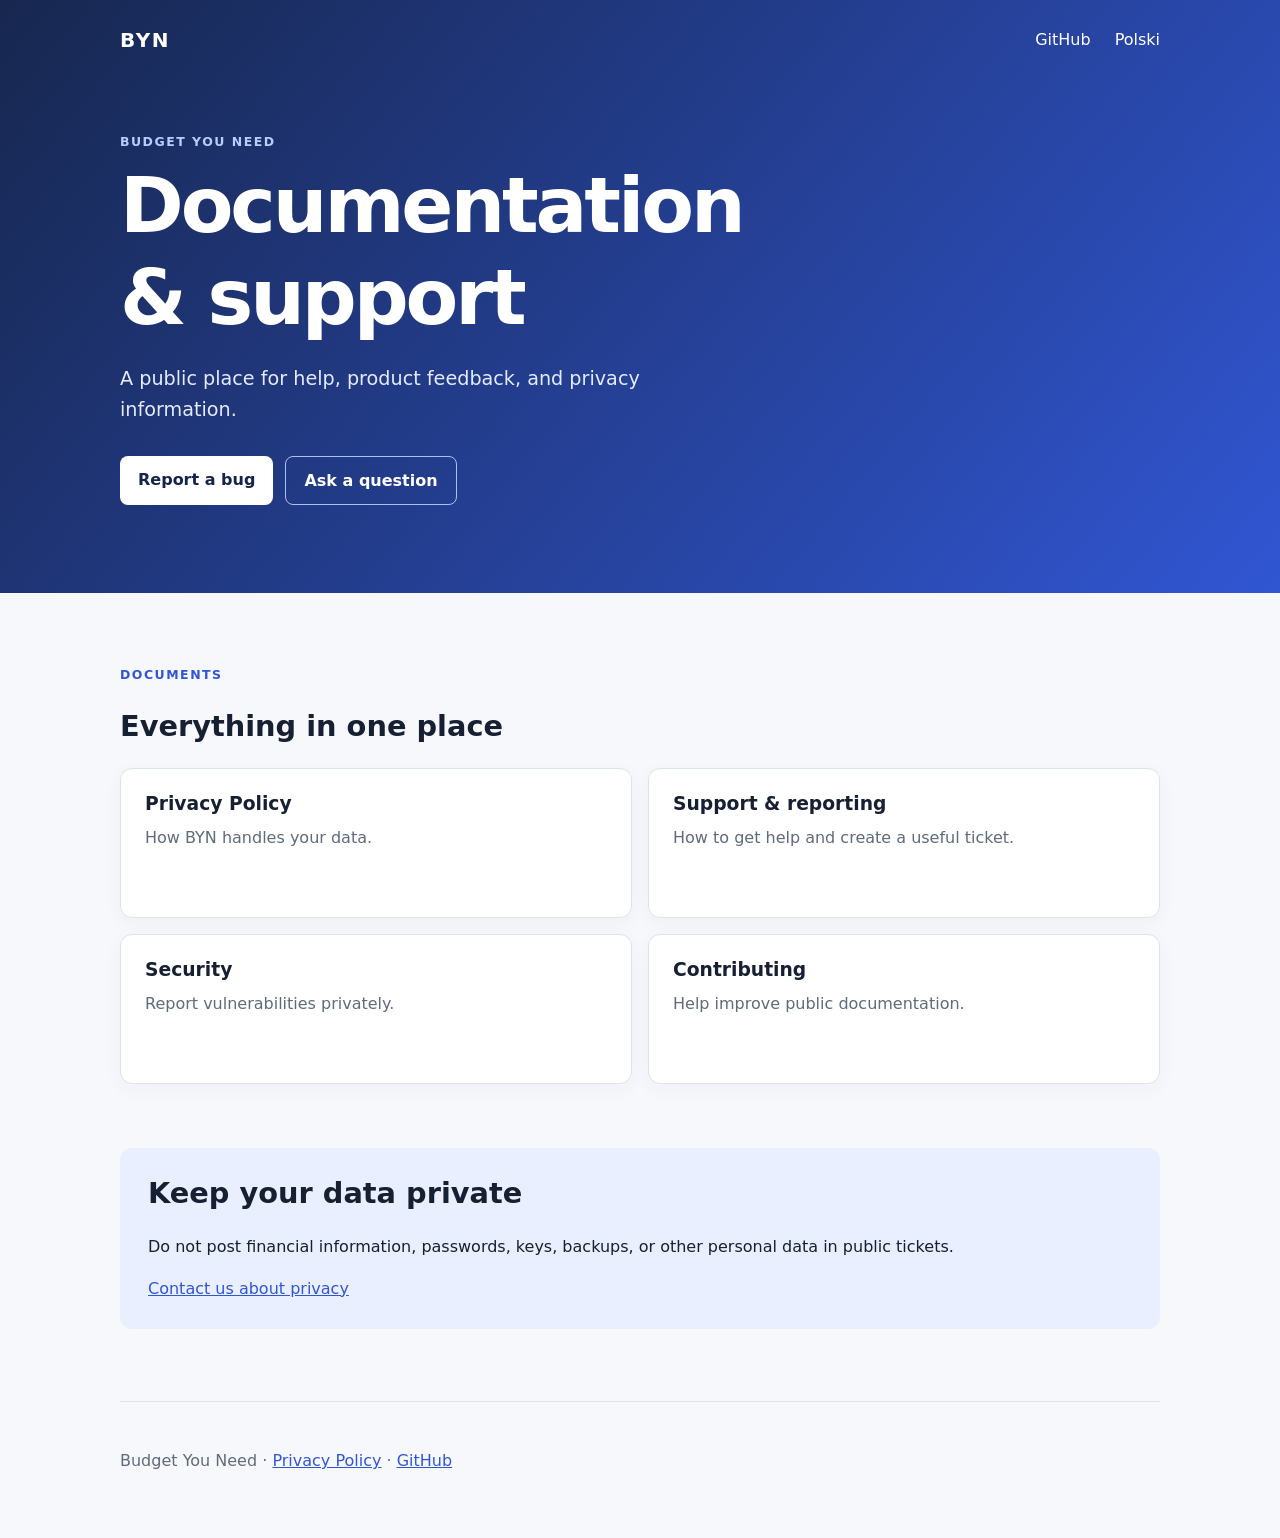
<file: site/index.html>
<!doctype html>
<html lang="en">
  <head>
    <meta charset="utf-8">
    <meta name="viewport" content="width=device-width, initial-scale=1">
    <meta name="description" content="Public documentation and support for Budget You Need.">
    <title>Budget You Need — Documentation & Support</title>
    <link rel="stylesheet" href="assets/site.css">
  </head>
  <body>
    <header class="hero">
      <nav aria-label="Main navigation">
        <a class="brand" href="./">BYN</a>
        <a href="https://github.com/Spleenzy/BudgetYouNeedDocs">GitHub</a>
        <a href="https://github.com/Spleenzy/BudgetYouNeedDocs/blob/main/README_PL.md">Polski</a>
      </nav>
      <div class="hero-content">
        <p class="eyebrow">Budget You Need</p>
        <h1>Documentation &amp; support</h1>
        <p class="lead">A public place for help, product feedback, and privacy information.</p>
        <div class="actions">
          <a class="button primary" href="https://github.com/Spleenzy/BudgetYouNeedDocs/issues/new?template=bug_report.yml">Report a bug</a>
          <a class="button secondary" href="https://github.com/Spleenzy/BudgetYouNeedDocs/issues/new?template=support_or_feedback.yml">Ask a question</a>
        </div>
      </div>
    </header>
    <main>
      <section aria-labelledby="documents-title">
        <p class="eyebrow">Documents</p>
        <h2 id="documents-title">Everything in one place</h2>
        <div class="grid">
          <a class="card" href="privacy-policy.html"><h3>Privacy Policy</h3><p>How BYN handles your data.</p></a>
          <a class="card" href="https://github.com/Spleenzy/BudgetYouNeedDocs/blob/main/SUPPORT.md"><h3>Support &amp; reporting</h3><p>How to get help and create a useful ticket.</p></a>
          <a class="card" href="https://github.com/Spleenzy/BudgetYouNeedDocs/blob/main/SECURITY.md"><h3>Security</h3><p>Report vulnerabilities privately.</p></a>
          <a class="card" href="https://github.com/Spleenzy/BudgetYouNeedDocs/blob/main/CONTRIBUTING.md"><h3>Contributing</h3><p>Help improve public documentation.</p></a>
        </div>
      </section>
      <section class="notice" aria-labelledby="privacy-title">
        <h2 id="privacy-title">Keep your data private</h2>
        <p>Do not post financial information, passwords, keys, backups, or other personal data in public tickets.</p>
        <a href="mailto:itly.company.pl@gmail.com?subject=%5BBYN%20Privacy%5D">Contact us about privacy</a>
      </section>
    </main>
    <footer>
      <p>Budget You Need · <a href="privacy-policy.html">Privacy Policy</a> · <a href="https://github.com/Spleenzy/BudgetYouNeedDocs">GitHub</a></p>
    </footer>
  </body>
</html>
</file>
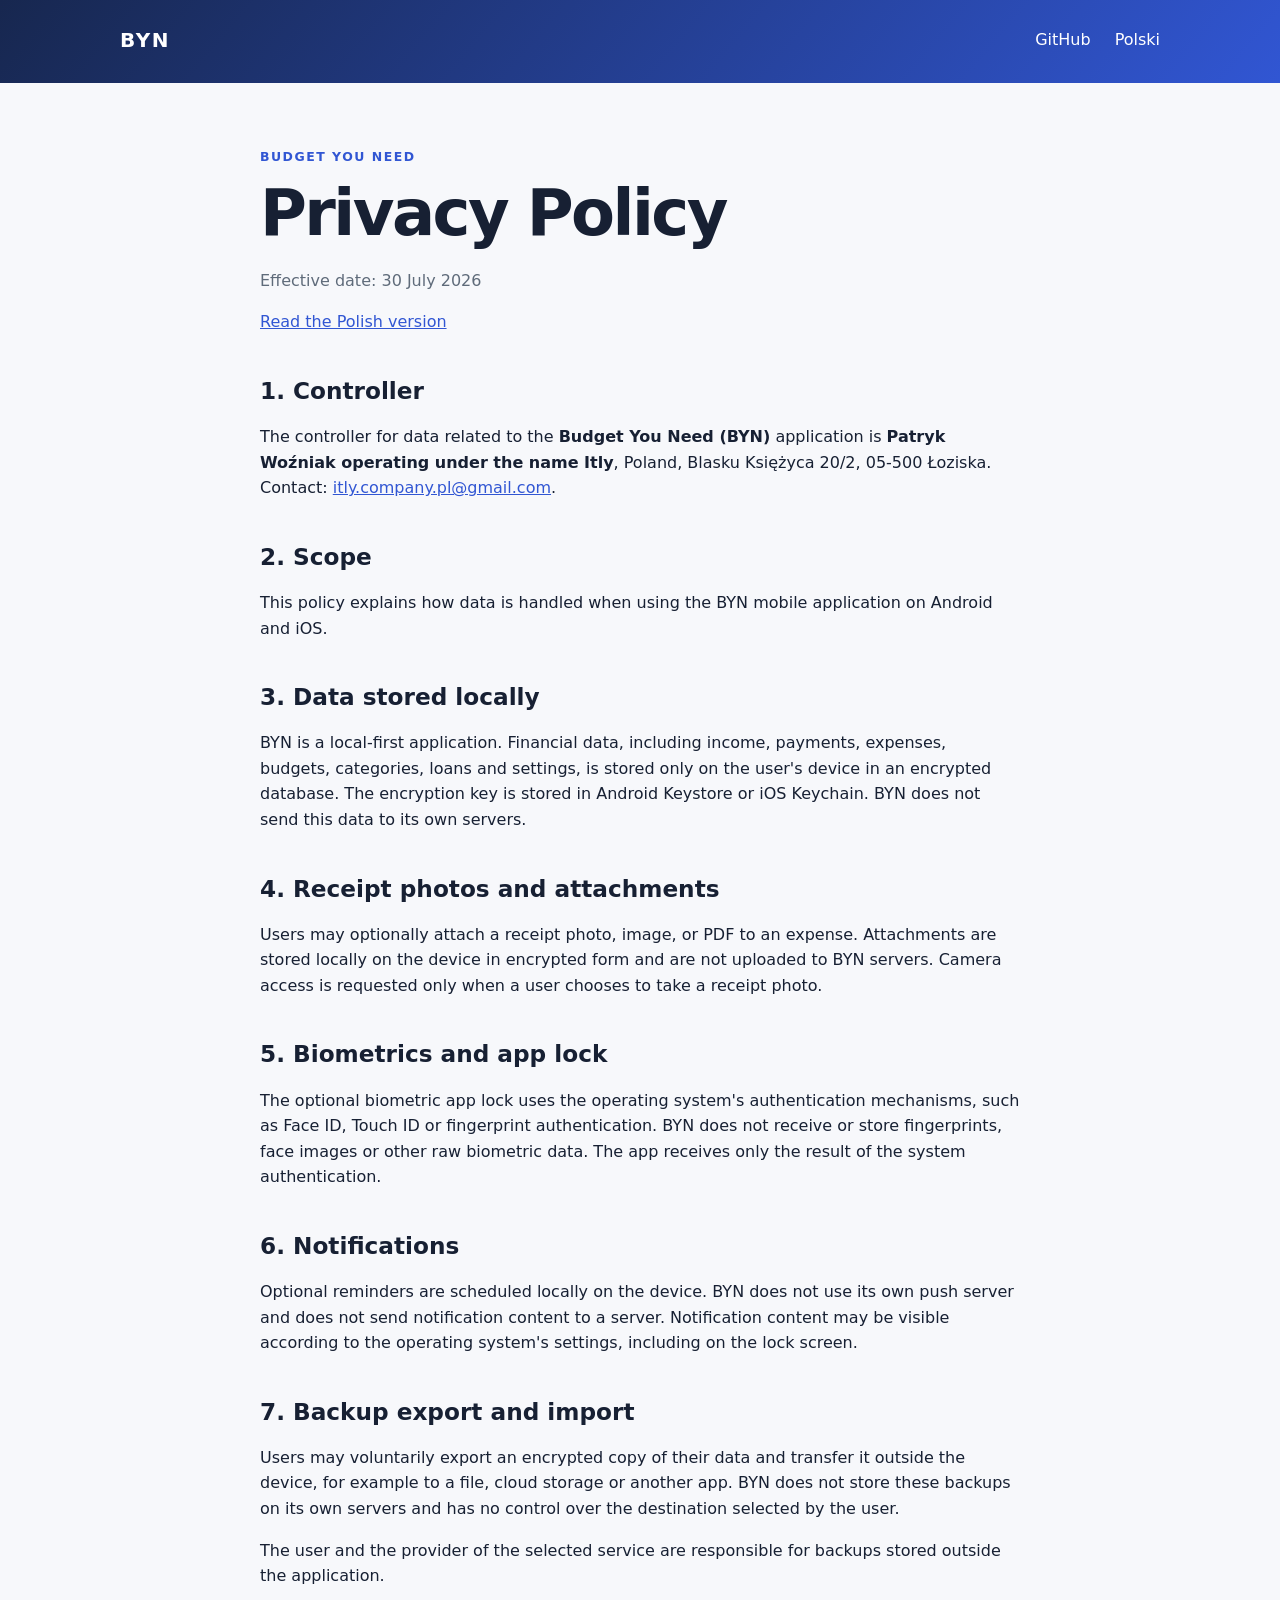
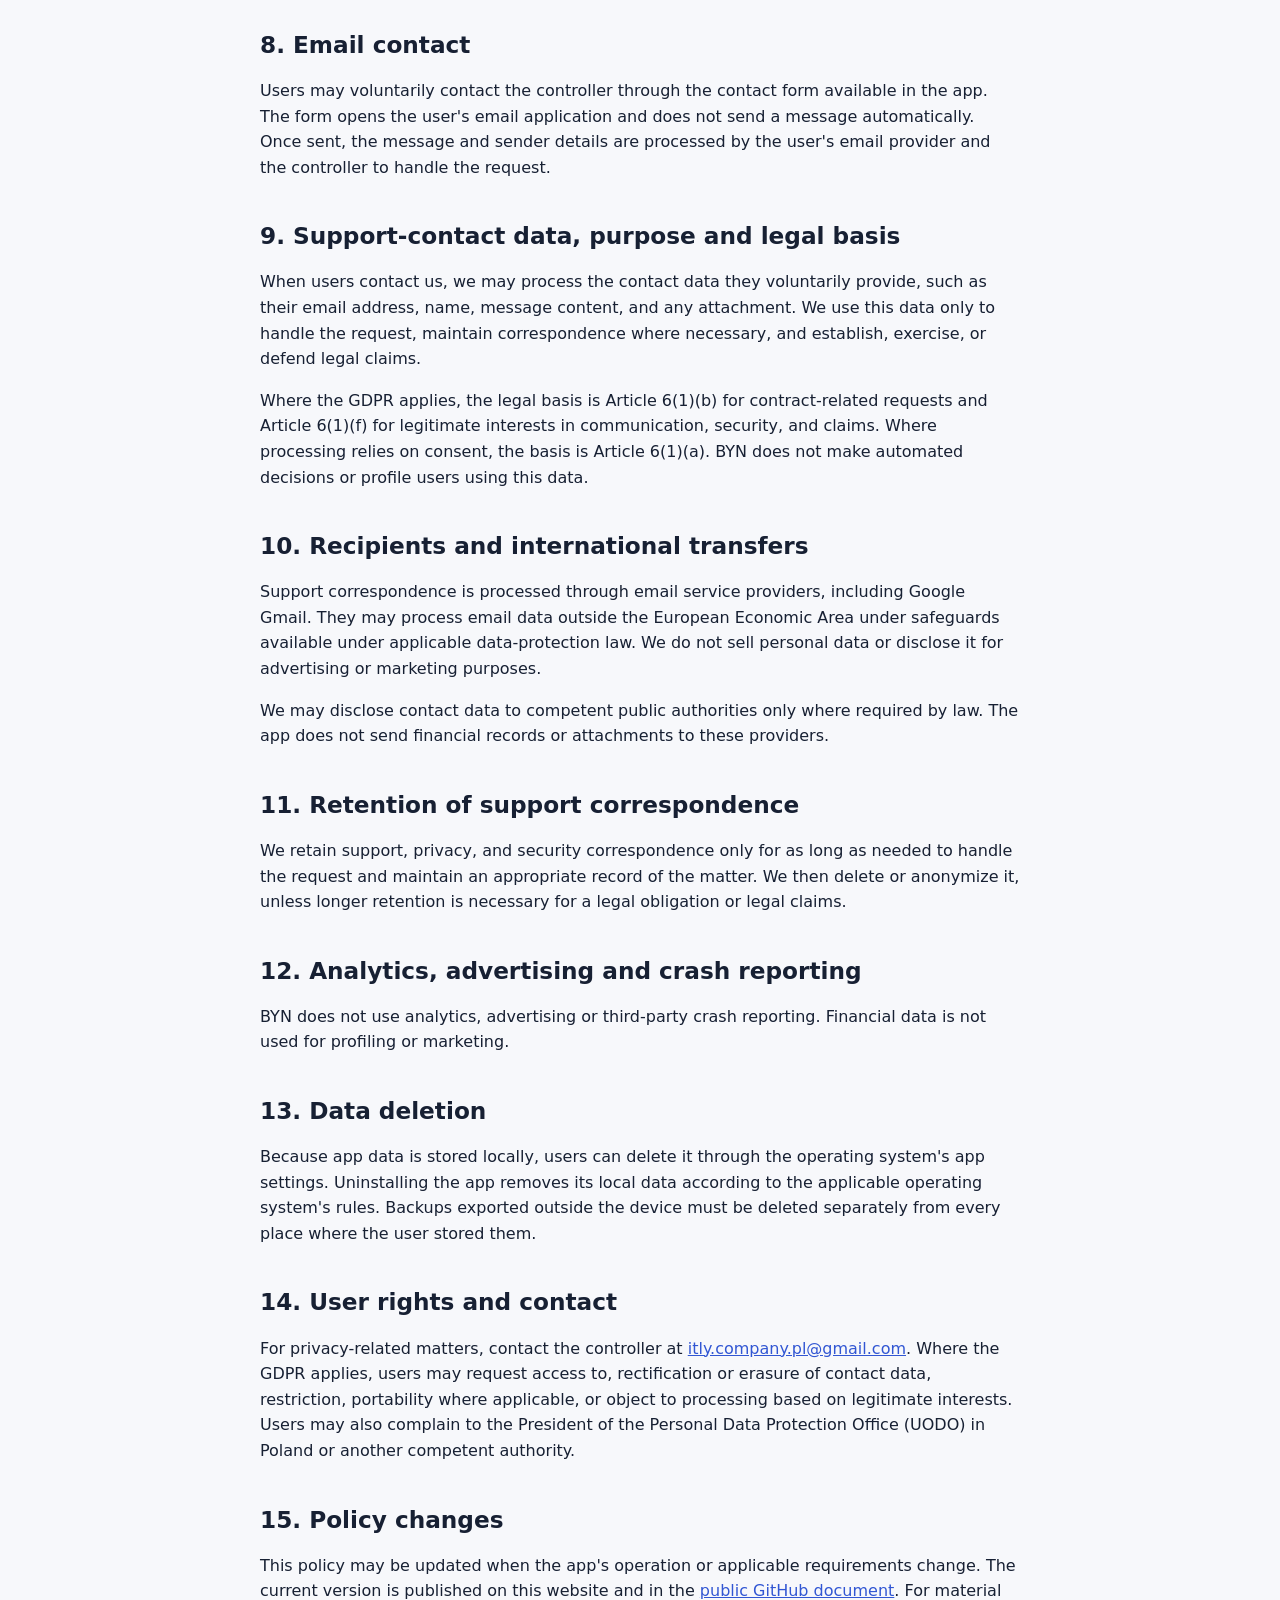
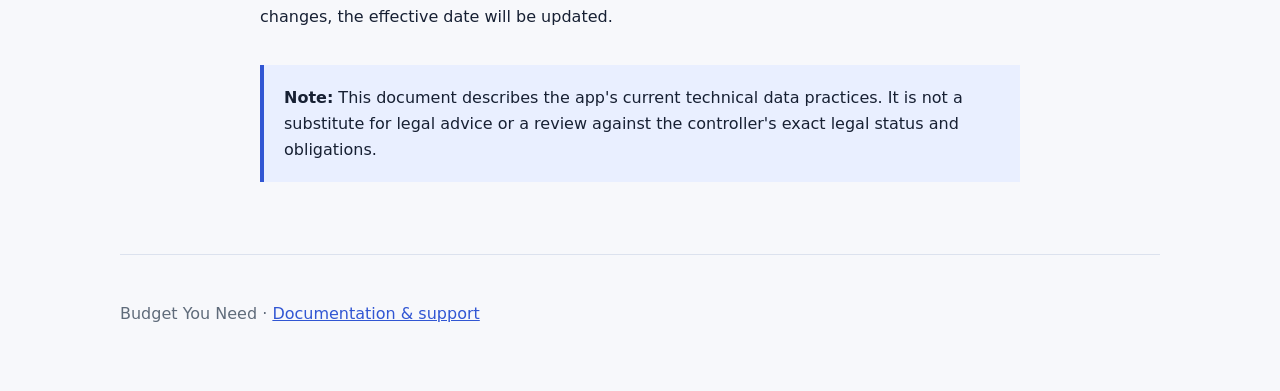
<file: site/privacy-policy.html>
<!doctype html>
<html lang="en">
  <head>
    <meta charset="utf-8">
    <meta name="viewport" content="width=device-width, initial-scale=1">
    <meta name="description" content="Budget You Need Privacy Policy.">
    <title>Privacy Policy — Budget You Need</title>
    <link rel="stylesheet" href="assets/site.css">
  </head>
  <body>
    <header class="page-header">
      <nav aria-label="Main navigation">
        <a class="brand" href="./">BYN</a>
        <a href="https://github.com/Spleenzy/BudgetYouNeedDocs">GitHub</a>
        <a href="https://github.com/Spleenzy/BudgetYouNeedDocs/blob/main/PRIVACY_POLICY_PL.md">Polski</a>
      </nav>
    </header>
    <main class="document">
      <p class="eyebrow">Budget You Need</p>
      <h1>Privacy Policy</h1>
      <p class="effective">Effective date: 30 July 2026</p>
      <p><a href="https://github.com/Spleenzy/BudgetYouNeedDocs/blob/main/PRIVACY_POLICY_PL.md">Read the Polish version</a></p>

      <h2>1. Controller</h2>
      <p>The controller for data related to the <strong>Budget You Need (BYN)</strong> application is <strong>Patryk Woźniak operating under the name Itly</strong>, Poland, Blasku Księżyca 20/2, 05-500 Łoziska. Contact: <a href="mailto:itly.company.pl@gmail.com">itly.company.pl@gmail.com</a>.</p>
      <h2>2. Scope</h2>
      <p>This policy explains how data is handled when using the BYN mobile application on Android and iOS.</p>
      <h2>3. Data stored locally</h2>
      <p>BYN is a local-first application. Financial data, including income, payments, expenses, budgets, categories, loans and settings, is stored only on the user's device in an encrypted database. The encryption key is stored in Android Keystore or iOS Keychain. BYN does not send this data to its own servers.</p>
      <h2>4. Receipt photos and attachments</h2>
      <p>Users may optionally attach a receipt photo, image, or PDF to an expense. Attachments are stored locally on the device in encrypted form and are not uploaded to BYN servers. Camera access is requested only when a user chooses to take a receipt photo.</p>
      <h2>5. Biometrics and app lock</h2>
      <p>The optional biometric app lock uses the operating system's authentication mechanisms, such as Face ID, Touch ID or fingerprint authentication. BYN does not receive or store fingerprints, face images or other raw biometric data. The app receives only the result of the system authentication.</p>
      <h2>6. Notifications</h2>
      <p>Optional reminders are scheduled locally on the device. BYN does not use its own push server and does not send notification content to a server. Notification content may be visible according to the operating system's settings, including on the lock screen.</p>
      <h2>7. Backup export and import</h2>
      <p>Users may voluntarily export an encrypted copy of their data and transfer it outside the device, for example to a file, cloud storage or another app. BYN does not store these backups on its own servers and has no control over the destination selected by the user.</p>
      <p>The user and the provider of the selected service are responsible for backups stored outside the application.</p>
      <h2>8. Email contact</h2>
      <p>Users may voluntarily contact the controller through the contact form available in the app. The form opens the user's email application and does not send a message automatically. Once sent, the message and sender details are processed by the user's email provider and the controller to handle the request.</p>
      <h2>9. Support-contact data, purpose and legal basis</h2>
      <p>When users contact us, we may process the contact data they voluntarily provide, such as their email address, name, message content, and any attachment. We use this data only to handle the request, maintain correspondence where necessary, and establish, exercise, or defend legal claims.</p>
      <p>Where the GDPR applies, the legal basis is Article 6(1)(b) for contract-related requests and Article 6(1)(f) for legitimate interests in communication, security, and claims. Where processing relies on consent, the basis is Article 6(1)(a). BYN does not make automated decisions or profile users using this data.</p>
      <h2>10. Recipients and international transfers</h2>
      <p>Support correspondence is processed through email service providers, including Google Gmail. They may process email data outside the European Economic Area under safeguards available under applicable data-protection law. We do not sell personal data or disclose it for advertising or marketing purposes.</p>
      <p>We may disclose contact data to competent public authorities only where required by law. The app does not send financial records or attachments to these providers.</p>
      <h2>11. Retention of support correspondence</h2>
      <p>We retain support, privacy, and security correspondence only for as long as needed to handle the request and maintain an appropriate record of the matter. We then delete or anonymize it, unless longer retention is necessary for a legal obligation or legal claims.</p>
      <h2>12. Analytics, advertising and crash reporting</h2>
      <p>BYN does not use analytics, advertising or third-party crash reporting. Financial data is not used for profiling or marketing.</p>
      <h2>13. Data deletion</h2>
      <p>Because app data is stored locally, users can delete it through the operating system's app settings. Uninstalling the app removes its local data according to the applicable operating system's rules. Backups exported outside the device must be deleted separately from every place where the user stored them.</p>
      <h2>14. User rights and contact</h2>
      <p>For privacy-related matters, contact the controller at <a href="mailto:itly.company.pl@gmail.com">itly.company.pl@gmail.com</a>. Where the GDPR applies, users may request access to, rectification or erasure of contact data, restriction, portability where applicable, or object to processing based on legitimate interests. Users may also complain to the President of the Personal Data Protection Office (UODO) in Poland or another competent authority.</p>
      <h2>15. Policy changes</h2>
      <p>This policy may be updated when the app's operation or applicable requirements change. The current version is published on this website and in the <a href="https://github.com/Spleenzy/BudgetYouNeedDocs/blob/main/PRIVACY_POLICY.md">public GitHub document</a>. For material changes, the effective date will be updated.</p>
      <aside><strong>Note:</strong> This document describes the app's current technical data practices. It is not a substitute for legal advice or a review against the controller's exact legal status and obligations.</aside>
    </main>
    <footer><p>Budget You Need · <a href="./">Documentation &amp; support</a></p></footer>
  </body>
</html>
</file>
<file: site/assets/site.css>
:root { --ink: #172033; --muted: #5f6b7a; --paper: #f7f8fb; --card: #fff; --accent: #3156d3; --line: #dce2ee; }
* { box-sizing: border-box; }
body { margin: 0; color: var(--ink); background: var(--paper); font: 16px/1.6 Inter, ui-sans-serif, system-ui, -apple-system, BlinkMacSystemFont, "Segoe UI", sans-serif; }
a { color: var(--accent); }
nav, main, footer { width: min(100% - 40px, 1040px); margin: auto; }
nav { display: flex; align-items: center; gap: 24px; padding: 24px 0; }
nav .brand { margin-right: auto; color: white; font-size: 1.25rem; font-weight: 800; letter-spacing: .08em; text-decoration: none; }
nav a:not(.brand) { color: white; text-decoration: none; }
.hero, .page-header { color: white; background: linear-gradient(130deg, #17274f, #3156d3); }
.hero-content { width: min(100% - 40px, 1040px); margin: 52px auto 0; padding-bottom: 88px; }
.eyebrow { margin: 0 0 8px; color: var(--accent); font-size: .78rem; font-weight: 800; letter-spacing: .12em; text-transform: uppercase; }
.hero .eyebrow { color: #b9cbff; }
h1, h2, h3 { line-height: 1.2; }
h1 { max-width: 700px; margin: 0; font-size: clamp(2.4rem, 7vw, 4.8rem); letter-spacing: -.04em; }
.lead { max-width: 620px; margin: 20px 0 30px; font-size: 1.2rem; color: #e4eaff; }
.actions { display: flex; flex-wrap: wrap; gap: 12px; }
.button { display: inline-block; padding: 11px 18px; border-radius: 8px; font-weight: 700; text-decoration: none; }
.primary { color: #14244b; background: white; }
.secondary { color: white; border: 1px solid #aebff6; }
main { padding: 72px 0; }
main > section + section { margin-top: 64px; }
h2 { font-size: 1.8rem; }
.grid { display: grid; grid-template-columns: repeat(2, minmax(0, 1fr)); gap: 16px; }
.card { display: block; min-height: 150px; padding: 24px; color: var(--ink); background: var(--card); border: 1px solid var(--line); border-radius: 12px; text-decoration: none; box-shadow: 0 5px 20px rgba(24, 41, 74, .04); }
.card:hover { border-color: #91a8ee; transform: translateY(-2px); }
.card h3 { margin: 0 0 10px; }
.card p { margin: 0; color: var(--muted); }
.notice { padding: 28px; background: #e9efff; border-radius: 12px; }
.notice h2 { margin-top: 0; }
.page-header { min-height: 83px; }
.document { max-width: 760px; padding-top: 64px; }
.document h1 { font-size: clamp(2.4rem, 7vw, 4rem); }
.document h2 { margin-top: 42px; font-size: 1.45rem; }
.effective { color: var(--muted); }
aside { margin-top: 36px; padding: 20px; border-left: 4px solid var(--accent); background: #e9efff; }
footer { padding: 30px 0 48px; color: var(--muted); border-top: 1px solid var(--line); }
@media (max-width: 620px) { nav { gap: 16px; } .grid { grid-template-columns: 1fr; } }
</file>
